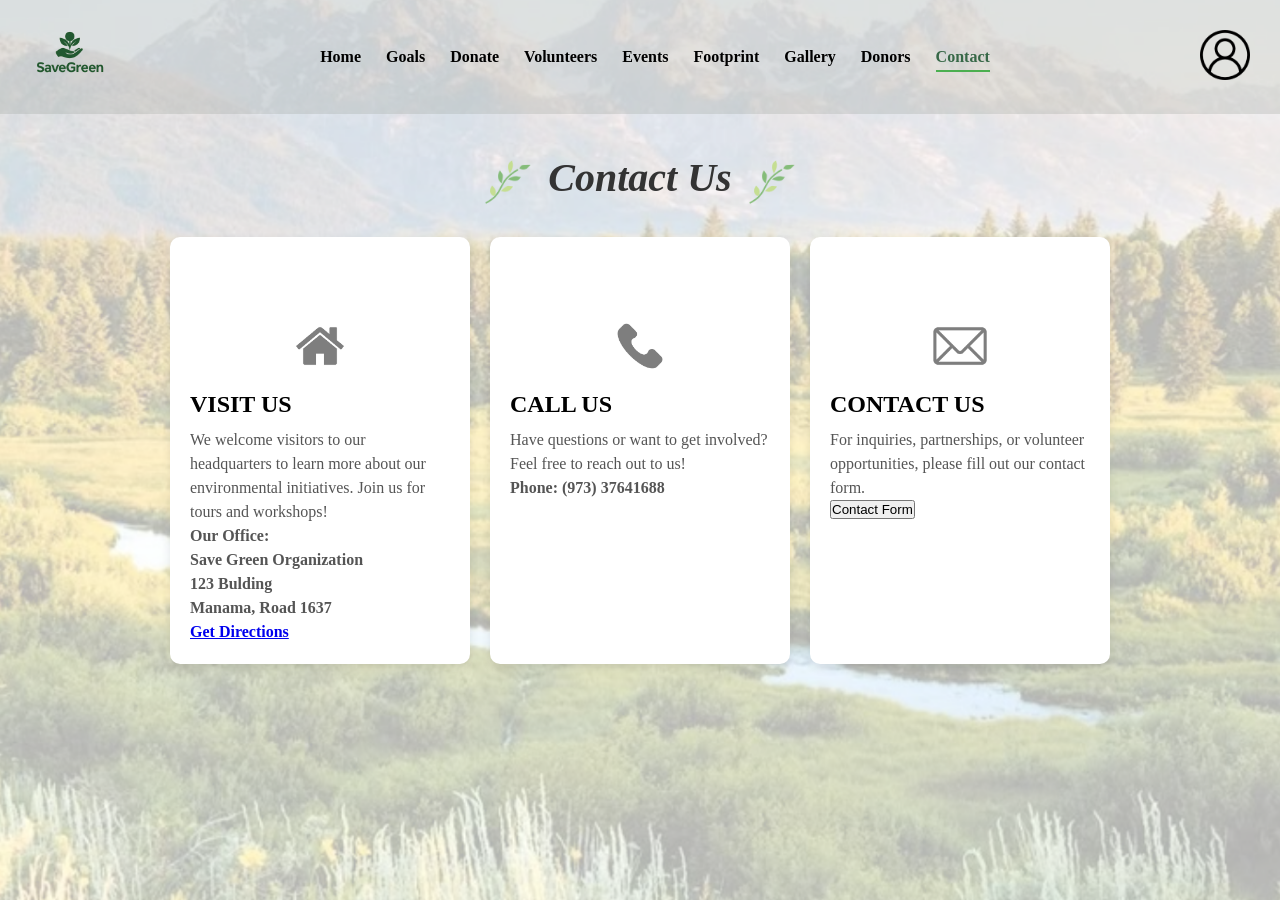
<file: Html/ContactPage.html>
<!DOCTYPE html>
<html lang="en">
<head>
  <meta charset="UTF-8" />
  <title>Contact</title>
  <!-- Link to your existing CSS file -->
  <link rel="stylesheet" href="../Css/ContactPage.css" />
</head>
<body>
  <header class="main-header">
    <div class="left-section">
      <img src="../Image/homepageimagee/logo.png" alt="SaveGreen Logo" class="logo" />
    </div>
    <nav class="center-section">
      <ul class="nav-links">
        <li><a href="index.html">Home</a></li>
        <li><a href="GoalsPage.html">Goals</a></li>
        <li><a href="DonatePage.html">Donate</a></li>
        <li><a href="VolunteersPage.html">Volunteers</a></li>
        <li><a href="EventsPage.html">Events</a></li>
        <li><a href="Footprint.html">Footprint</a></li>
        <li><a href="GalleryPage.html">Gallery</a></li>
        <li><a href="DonersPage.html">Donors</a></li>
        <li class="active"><a href="ContactPage.html">Contact</a></li>
      </ul>
    </nav>
    <div class="right-section">
      <img src="../Image/homepageimagee/usericon.png" alt="User Icon" class="user-icon" />
    </div>
  </header>

  <!-- Main content for the Contact Page -->
  <main class="contact-page">
    <!-- Page Title / Hero Section -->
    <section class="contact-hero">
      <h1>
        <i>
          <img src="../Image/GoalsPageimage/nature.png" class="goals-icon" alt="leaf" />
          Contact Us
          <img src="../Image/GoalsPageimage/nature.png" class="goals-icon" alt="leaf" />
        </i>
      </h1>
    </section>

    <!-- Contact Cards Section -->
    <section class="contact-cards">
      <!-- Card 1: Visit Us -->
      <div class="contact-card">
        <br><br><br>
        <img src="../Image/contactiamgepage/visit.png" alt="Visit Icon" class="contact-icon" />
        <h2 class="card-title">VISIT US</h2>
        <p>
          We welcome visitors to our headquarters to learn more about our environmental initiatives. 
          Join us for tours and workshops! <br/>
          <strong>Our Office:</strong><br />
          <strong>Save Green Organization</strong><br />
          <strong>123 Bulding</strong><br />
          <strong>Manama, Road 1637</strong><br />
          <a href="https://www.google.com/maps/place/Bahrain+Polytechnic/@26.1632084,50.543838,17z/data=!3m1!4b1!4m6!3m5!1s0x3e49ae678f42e441:0xa9456a2084cbbe49!8m2!3d26.1632084!4d50.543838!16s%2Fm%2F0b6j4yt?entry=ttu&g_ep=EgoyMDI1MDQwOS4wIKXMDSoASAFQAw%3D%3D"><strong>Get Directions</strong></a>
        </p>
      </div>

      <!-- Card 2: Have Questions? -->
      <div class="contact-card">
        <br><br><br>
        <img src="../Image/contactiamgepage/call.png" alt="Phone Icon" class="contact-icon" />
        <h2 class="card-title">CALL US</h2>
        <p>
          Have questions or want to get involved? Feel free to reach out to us!
          <br />
          <strong>Phone: (973) 37641688</strong>
        </p>
      </div>

      <!-- Card 3: Contact Us -->
      <div class="contact-card">
        <br><br><br>
        <img src="../Image/contactiamgepage/contact.png" alt="Mail Icon" class="contact-icon" />
        <h2 class="card-title">CONTACT US</h2>
        <p>
          For inquiries, partnerships, or volunteer opportunities, please fill out our contact form.
        </p>
        <button id="show-form-btn">Contact Form</button>
        
        <!-- CONTACT FORM CONTAINER -->
        <div id="contact-form" style="display: none; margin-top: 20px;">
          <h2>Contact Form</h2>
          <form id="form">
            <label for="name">Name:</label>
            <input type="text" id="name" name="name" required />

            <label for="email">Email:</label>
            <input type="email" id="email" name="email" required />

            <label for="message">Message:</label>
            <textarea id="message" name="message" rows="4" required></textarea>

            <button type="submit">Submit</button>
          </form>

          <div id="response-message" style="display: none;">
            ✅ Thank you for reaching out! We appreciate your message and will get back to you soon.
          </div>
        </div>
      </div>
    </section>
  </main>

  <script>
    // Function to handle form submission
    function handleSubmit(event) {
      event.preventDefault();

      // Optional: Validate input values
      const name = document.getElementById("name").value.trim();
      const email = document.getElementById("email").value.trim();
      const message = document.getElementById("message").value.trim();

      if (!name || !email || !message) {
        alert("Please fill in all fields.");
        return;
      }

      // Hide the form
      document.getElementById("form").style.display = "none";

      // Show the success message
      const response = document.getElementById("response-message");
      response.style.display = "block";
    }

    // Event listener to show the contact form when the button is clicked
    document.getElementById("show-form-btn").addEventListener("click", function() {
      document.getElementById("contact-form").style.display = "block";
    });

    // Event listener for form submission
    document.getElementById("form").addEventListener("submit", handleSubmit);
  </script>
</body>
</html>
</file>
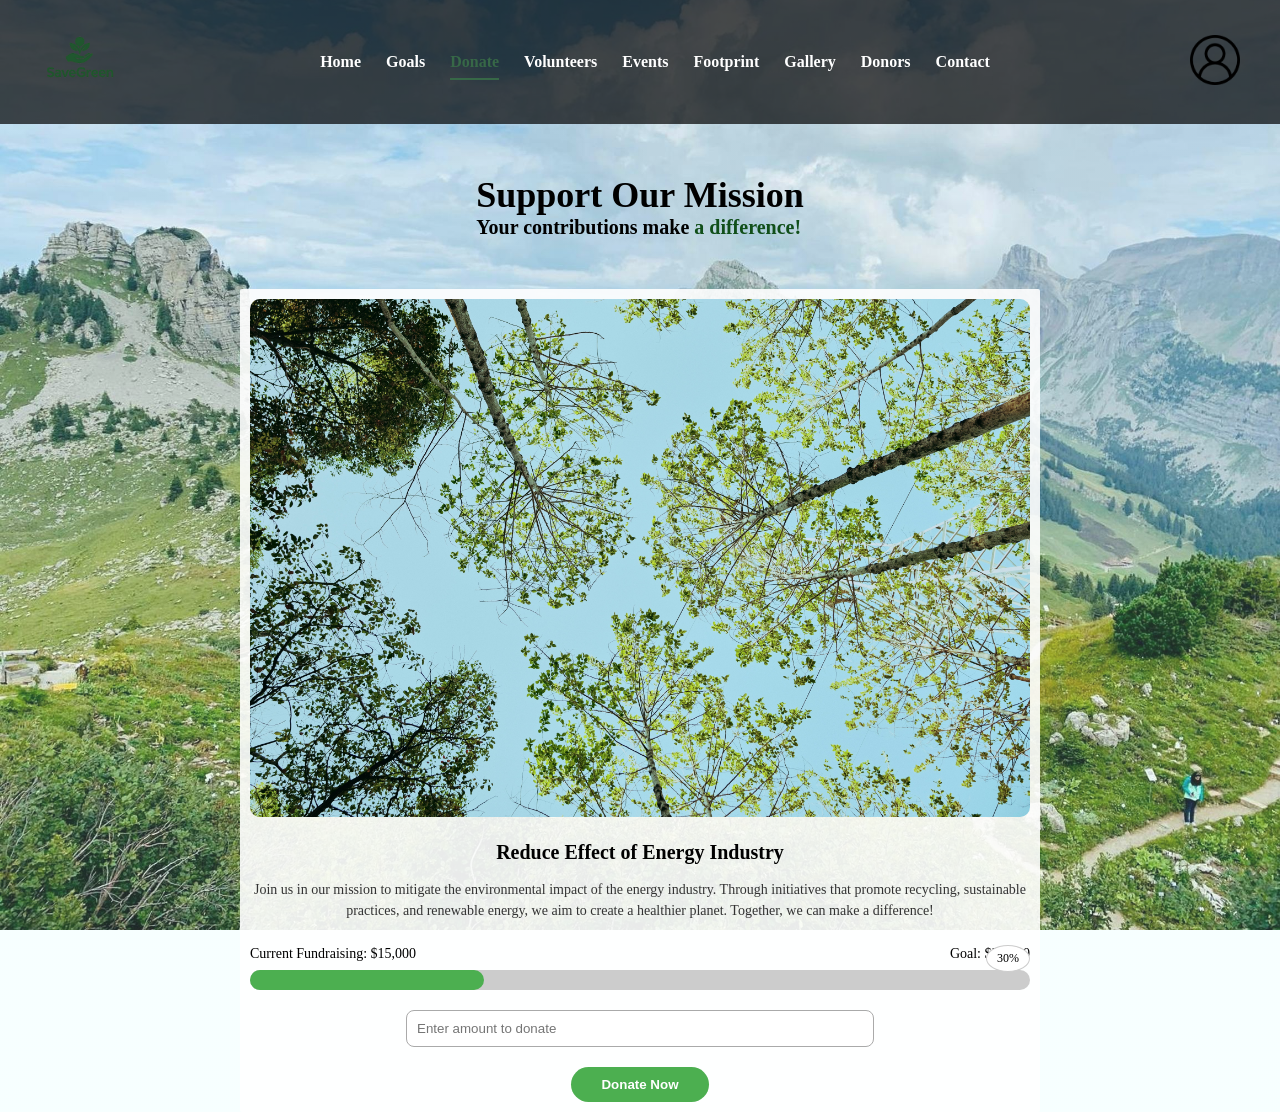
<file: Html/DonatePage.html>
<!DOCTYPE html>
<html lang="en">
<head>
  <meta charset="UTF-8" />
  <meta name="viewport" content="width=device-width, initial-scale=1.0"/>
  <title>Donate | Save Green</title>
  <link rel="stylesheet" href="../Css/DonatePage.css" />
  <script src="../JavaScript/DonatePage.js" defer></script>
</head>
<body>
  <!-- Header -->
  <header class="main-header">
    <div class="logo">
      <img src="../Image/homepageimagee/logo.png" alt="SaveGreen Logo" />
    </div>
    <nav>
      <ul class="nav-links">
        <li><a href="index.html">Home</a></li>
        <li><a href="GoalsPage.html">Goals</a></li>
        <li class="active"><a href="DonatePage.html">Donate</a></li>
        <li><a href="VolunteersPage.html">Volunteers</a></li>
        <li><a href="EventsPage.html">Events</a></li>
        <li><a href="Footprint.html">Footprint</a></li>
        <li><a href="GalleryPage.html">Gallery</a></li>
        <li><a href="DonersPage.html">Donors</a></li>
        <li><a href="ContactPage.html">Contact</a></li>
      </ul>
    </nav>
    <div class="register-icon">
      <img src="../Image/homepageimagee/usericon.png" alt="User Icon" />
    </div>
  </header>

  <!-- Hero Section -->
  <section class="hero-section">
    <div class="overlay">
      <h1>Support Our Mission</h1>
      <h2>Your contributions make <span>a difference!</span></h2>
    </div>
  </section>

  <!-- Donation Section -->
  <section class="donation-box">
    <img src="../Image/DonatePageimage/image2.jpg" alt="Donation Banner" class="donation-banner" />
    <div class="donation-text">
      <h3>Reduce Effect of Energy Industry</h3>
      <p>
        Join us in our mission to mitigate the environmental impact of the energy industry. Through initiatives that promote recycling, 
        sustainable practices, and renewable energy, we aim to create a healthier planet. Together, we can make a difference!
      </p>
      <div class="progress-info">
        <span>Current Fundraising: <span id="current-amount">$15,000</span></span>
        <span>Goal: $50,000</span>
      </div>
      <div class="progress-bar">
        <div class="progress" id="progress-bar" style="width: 30%;"></div>
        <div class="progress-circle" id="progress-circle">30%</div>
      </div>
      <input type="number" id="donationInput" placeholder="Enter amount to donate" />
      <button class="donate-btn" onclick="handleDonation()">Donate Now</button>
    </div>
  </section>

  <!-- Popup Message -->
  <div class="popup" id="thankYouPopup">
    <div class="popup-content">
      <p>🌱 Thank you for your contribution!<br>Your donation helps make the Earth greener. 💚</p>
      <button onclick="closePopup()">Close</button>
    </div>
  </div>
</body>
</html>
</file>
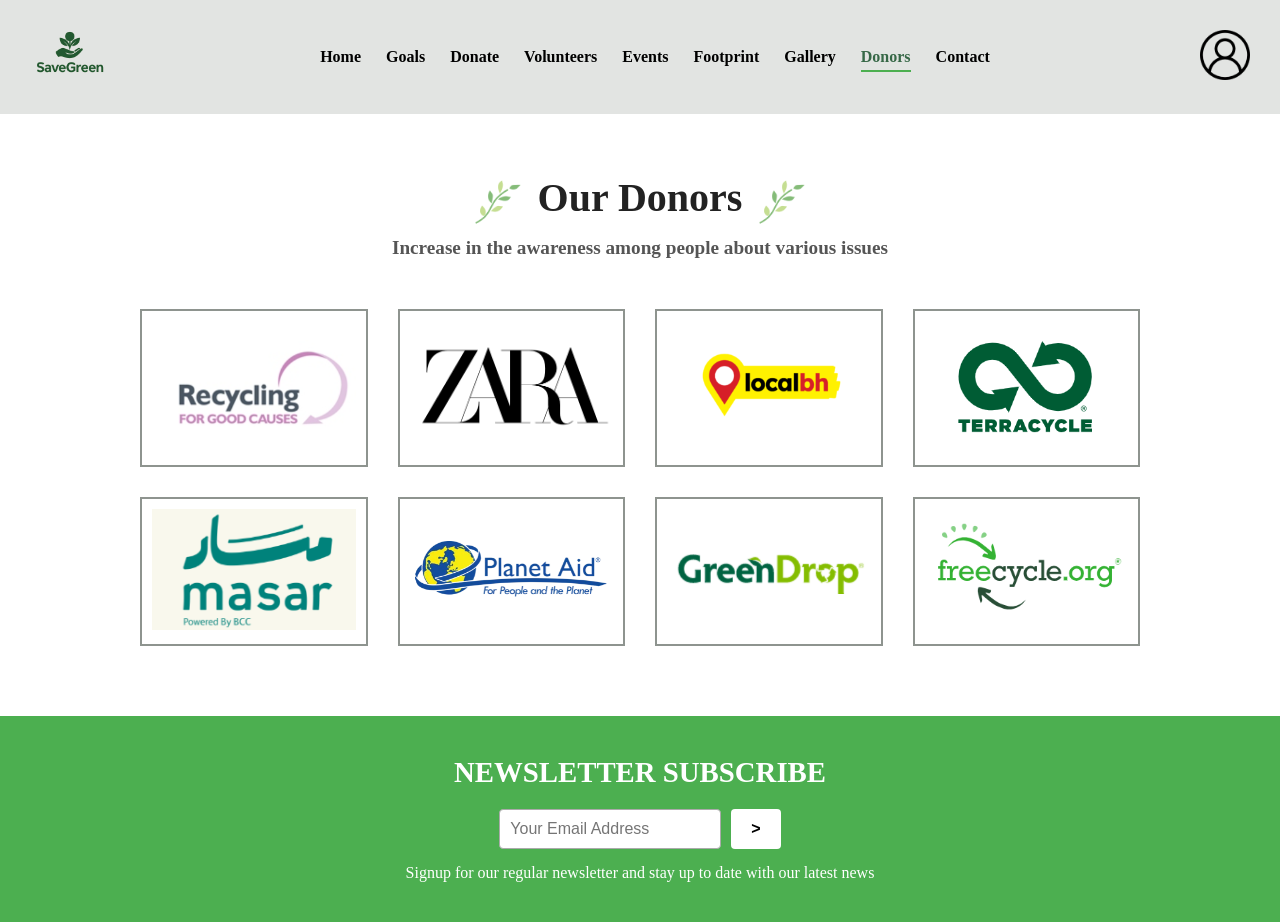
<file: Html/DonersPage.html>
<!DOCTYPE html>
<html lang="en">
<head>
  <meta charset="UTF-8" />
  <title>Donors</title>
  <!-- Link to your existing CSS file -->
  <link rel="stylesheet" href="../Css/DonersPage.css" />
  <header class="main-header">
    <div class="left-section">
      <img src="../Image/homepageimagee/logo.png" alt="SaveGreen Logo" class="logo" />
    </div>
    <nav class="center-section">
      <ul class="nav-links">
        <li><a href="index.html">Home</a></li>
        <li><a href="GoalsPage.html">Goals</a></li>
        <li><a href="DonatePage.html">Donate</a></li>
        <li><a href="VolunteersPage.html">Volunteers</a></li>
        <li><a href="EventsPage.html">Events</a></li>
        <li><a href="Footprint.html">Footprint</a></li>
        <li><a href="GalleryPage.html">Gallery</a></li>
        <li class="active"><a href="DonersPage.html">Donors</a></li>
        <li><a href="ContactPage.html">Contact</a></li>
      </ul>
    </nav>
    <div class="right-section">
      <img src="../Image/homepageimagee/usericon.png" alt="User Icon" class="user-icon" />
    </div>
  </header>
  <!-- =========================
       END OF HEADER
  ========================== -->

  <!-- Main content for Donors Page -->
  <main class="donors-page">
    <!-- Hero / Title Section -->
    <section class="donors-hero">
      <h1>
      <img src="../Image/GoalsPageimage/nature.png" class="goals-icon" alt="leaf" />
      Our Donors
      <img src="../Image/GoalsPageimage/nature.png" class="goals-icon" alt="leaf" />
      </h1>
      <p>Increase in the awareness among people about various issues</p>
    </section>

    <!-- Grid of Donor Logos -->
    <section class="donors-grid">

      <div class="donor-logo">
        <a href="https://www.recyclingforgoodcauses.org/?utm_source=chatgpt.com" target="_blank" rel="noopener noreferrer">
            <img src="../Image/Donerspageimage/1.png" alt="Donor 1" />
          </a>
      </div>

      <div class="donor-logo">
        <a href="https://www.zara.com/bh/en/help-center/ClothesCollectionProgram" target="_blank" rel="noopener noreferrer">
        <img src="../Image/Donerspageimage/2.png "alt=Donor 2" />
        </a>
      </div>
      <div class="donor-logo">
        <a href="https://localbh.com/lifestyle/recycling-in-bahrain/" target="_blank" rel="noopener noreferrer">
        <img src="../Image/Donerspageimage/3.png" alt="Donor 3" />
        </a>
      </div>
      <div class="donor-logo">
        <a href="https://www.terracycle.com/en-US/brigades?utm_source=chatgpt.com" target="_blank" rel="noopener noreferrer">
        <img src="../Image/Donerspageimage/4.png" alt="Donor 4" />
        </a>
      </div>
      <div class="donor-logo">
        <a href="https://www.masar.bh/" target="_blank" rel="noopener noreferrer">
        <img src="../Image/Donerspageimage/5.png "alt="Donor 5" />
        </a>
    </div>
      <div class="donor-logo">
        <a href="https://www.planetaid.org/" target="_blank" rel="noopener noreferrer">
        <img src="../Image/Donerspageimage/6.png" alt="Donor 6" />
        </a>
      </div>
      <div class="donor-logo">
        <a href="https://gogreendrop.com/" target="_blank" rel="noopener noreferrer">
        <img src="../Image/Donerspageimage/7.png" alt="Donor 7" >
        </a>
      </div>
      <div class="donor-logo">
        <a href="https://www.freecycle.org/" target="_blank" rel="noopener noreferrer">
        <img src="../Image/Donerspageimage/8.png" alt="Donor 8" />
        </a>
      </div>
    </section>
  </main>

  <!-- Newsletter Subscribe Section -->
  <footer class="newsletter-subscribe">
    <h2>NEWSLETTER SUBSCRIBE</h2>
    <div class="subscribe-form">
      <input type="email" placeholder="Your Email Address" />
      <button> > </button>
    </div>
    <p>Signup for our regular newsletter and stay up to date with our latest news</p>
  </footer>
  <script>
    document.addEventListener('DOMContentLoaded', function() {
      const subscribeButton = document.querySelector('.subscribe-form button');
      
      subscribeButton.addEventListener('click', function(event) {
        event.preventDefault();
        const emailInput = document.querySelector('.subscribe-form input[type="email"]');
        const emailValue = emailInput.value.trim();
        const emailRegex = /^[^\s@]+@[^\s@]+\.[^\s@]+$/;
        
        if (emailValue === '') {
          alert('Please enter your email address.');
          return;
        }
        
        if (!emailRegex.test(emailValue)) {
          alert('Please enter a valid email address.');
          return;
        }
        
        alert('Thank you for subscribing!');
        emailInput.value = '';
      });
    });
  </script>
</body>
</html>
</file>
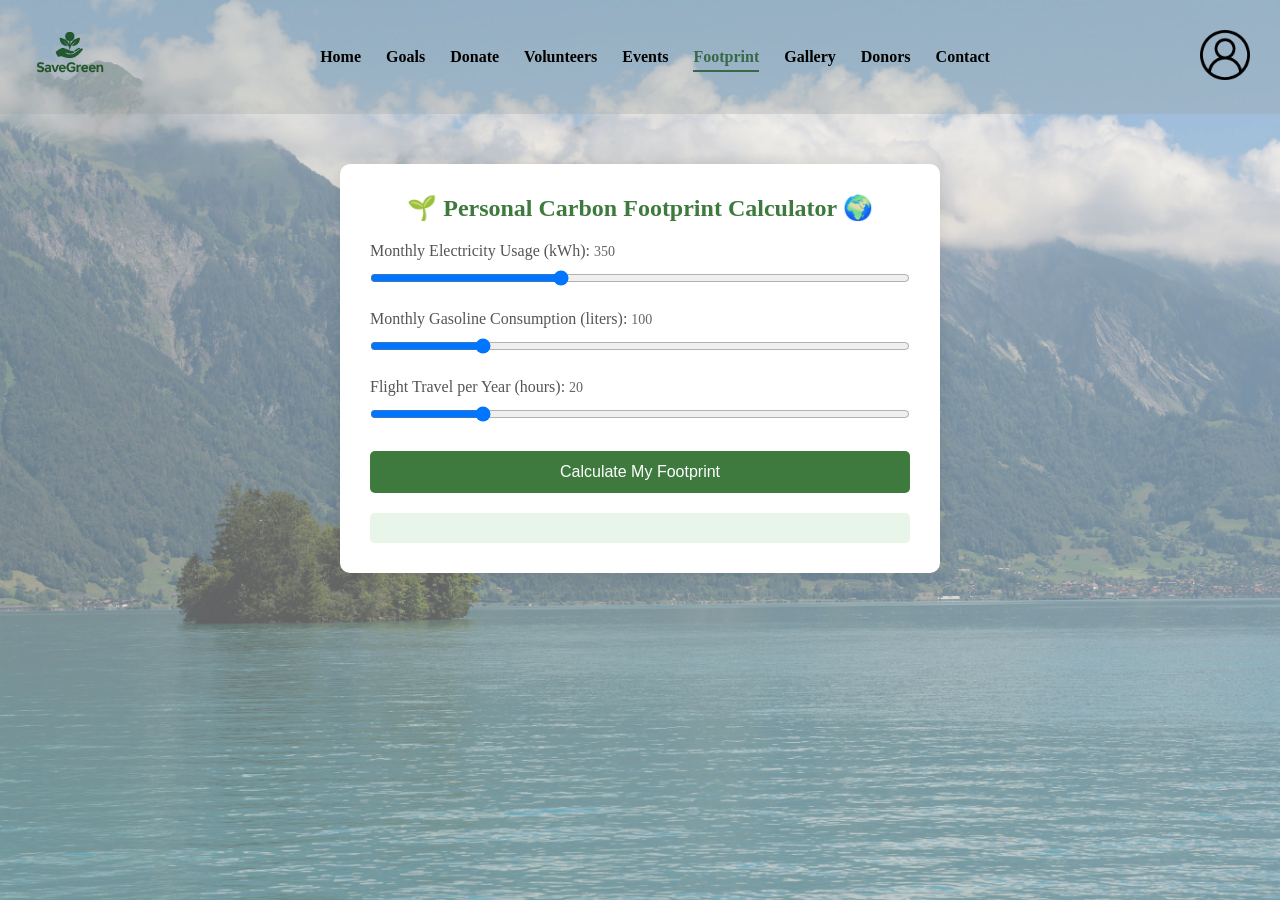
<file: Html/Footprint.html>
<!DOCTYPE html>
<html lang="en">
<head>
  <meta charset="UTF-8" />
  <meta name="viewport" content="width=device-width, initial-scale=1.0" />
  <title>GreenWave - Volunteers</title>
  <link rel="stylesheet" href="../Css/Footprint.css" />
</head>
<body>
  <header class="main-header">
    <div class="left-section">
      <img src="../Image/homepageimagee/logo.png" alt="SaveGreen Logo" class="logo" />
    </div>
    <nav class="center-section">
      <ul class="nav-links">
        <li><a href="index.html">Home</a></li>
        <li><a href="GoalsPage.html">Goals</a></li>
        <li><a href="DonatePage.html">Donate</a></li>
        <li><a href="VolunteersPage.html">Volunteers</a></li>
        <li><a href="EventsPage.html">Events</a></li>
        <li class="active"><a href="Footprint.html">Footprint</a></li>
        <li><a href="GalleryPage.html">Gallery</a></li>
        <li><a href="DonersPage.html">Donors</a></li>
        <li><a href="ContactPage.html">Contact</a></li>
        
      </ul>
    </nav>
    <div class="right-section">
      <img src="../Image/homepageimagee/usericon.png" alt="User Icon" class="user-icon" />
    </div>
  </header>
  <title>Personal Carbon Footprint Calculator</title>
    <style>
        
    </style>
</head>
<body>

<div class="container">
    <h2>🌱 Personal Carbon Footprint Calculator 🌍</h2>

    <label for="electricity">Monthly Electricity Usage (kWh): <span class="value-label" id="electricityValue">350</span></label>
    <input type="range" id="electricity" min="0" max="1000" value="350" oninput="updateLabel('electricity')">

    <label for="gasoline">Monthly Gasoline Consumption (liters): <span class="value-label" id="gasolineValue">100</span></label>
    <input type="range" id="gasoline" min="0" max="500" value="100" oninput="updateLabel('gasoline')">

    <label for="flights">Flight Travel per Year (hours): <span class="value-label" id="flightsValue">20</span></label>
    <input type="range" id="flights" min="0" max="100" value="20" oninput="updateLabel('flights')">

    <button onclick="calculateFootprint()">Calculate My Footprint</button>

    <div class="result" id="result"></div>
</div>

<script>
function updateLabel(id) {
    const value = document.getElementById(id).value;
    document.getElementById(id + 'Value').innerText = value;
}

function calculateFootprint() {
    const electricity = parseFloat(document.getElementById('electricity').value);
    const gasoline = parseFloat(document.getElementById('gasoline').value);
    const flights = parseFloat(document.getElementById('flights').value);

    const electricityEmission = electricity * 0.475;
    const gasolineEmission = gasoline * 2.31;
    const flightEmission = flights * 90;

    const totalEmission = electricityEmission + gasolineEmission + (flightEmission / 12);

    document.getElementById('result').innerText = `Your monthly carbon footprint is approximately ${totalEmission.toFixed(2)} kg of CO₂.`;
}
</script>

</body>
</html>
</file>
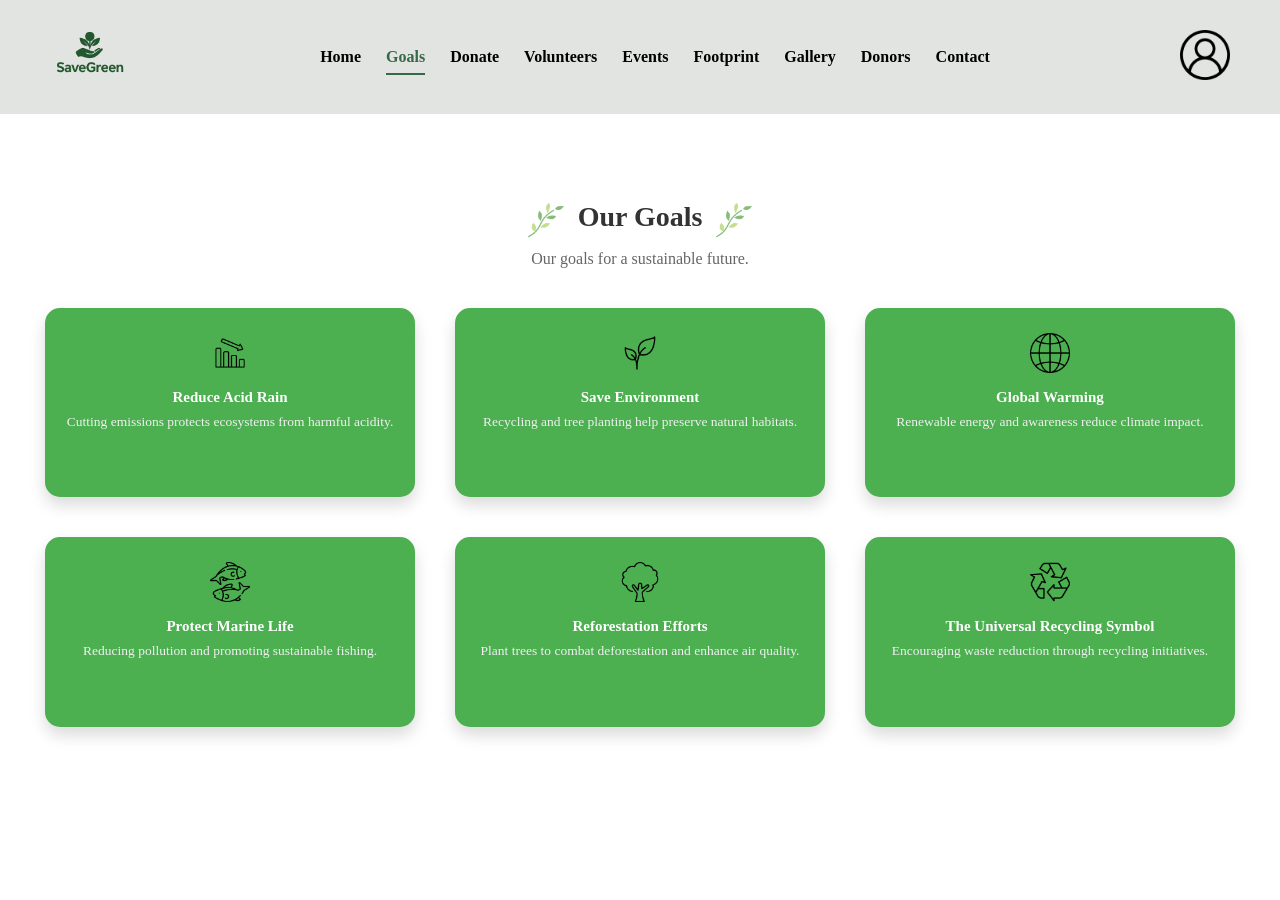
<file: Html/GoalsPage.html>
<!DOCTYPE html>
<html lang="en">
<head>
  <meta charset="UTF-8" />
  <meta name="viewport" content="width=device-width, initial-scale=1.0" />
  <title>Save Green | Our Goals</title>
  <link rel="stylesheet" href="../Css/GoalsPage.css" />
</head>
<body>

  <!-- Header -->
  <header class="main-header">
    <div class="left-section">
      <img src="../Image/homepageimagee/logo.png" alt="SaveGreen Logo" class="logo" />
    </div>
    <nav class="center-section">
      <ul class="nav-links">
        <li><a href="index.html">Home</a></li>
        <li class="active"><a href="GoalsPage.html">Goals</a></li>
        <li><a href="DonatePage.html">Donate</a></li>
        <li><a href="VolunteersPage.html">Volunteers</a></li>
        <li><a href="EventsPage.html">Events</a></li>
        <li><a href="Footprint.html">Footprint</a></li>
        <li><a href="GalleryPage.html">Gallery</a></li>
        <li><a href="DonersPage.html">Donors</a></li>
        <li><a href="ContactPage.html">Contact</a></li>
      </ul>
    </nav>
    <div class="right-section">
      <img src="../Image/homepageimagee/usericon.png" alt="User Icon" class="user-icon" />
    </div>
  </header>

  <!-- Goals Section -->

  <br><br>
  <section class="goals-section">
    <h2 class="title">
      <img src="../Image/GoalsPageimage/nature.png" class="goals-icon" alt="leaf" />
      Our Goals
      <img src="../Image/GoalsPageimage/nature.png" class="goals-icon" alt="leaf" />
    </h2>
    <p class="subtitle">Our goals for a sustainable future.</p>
    

    <div class="goals-container">
      <div class="goal-box">
        <img src="../Image/GoalsPageimage/reduce.png" alt="Reduce Acid Rain" />
        <h3>Reduce Acid Rain</h3>
        <p>Cutting emissions protects ecosystems from harmful acidity.</p>
      </div>
      <div class="goal-box">
        <img src="../Image/GoalsPageimage/plant.png" alt="Save Environment" />
        <h3>Save Environment</h3>
        <p>Recycling and tree planting help preserve natural habitats.</p>
      </div>
      <div class="goal-box">
        <img src="../Image/GoalsPageimage/internet.png" alt="Global Warming" />
        <h3>Global Warming</h3>
        <p>Renewable energy and awareness reduce climate impact.</p>
      </div>
      <div class="goal-box">
        <img src="../Image/GoalsPageimage/fish.png" alt="Protect Marine Life" />
        <h3>Protect Marine Life</h3>
        <p>Reducing pollution and promoting sustainable fishing.</p>
      </div>
      <div class="goal-box">
        <img src="../Image/GoalsPageimage/tree.png" alt="Reforestation Efforts" />
        <h3>Reforestation Efforts</h3>
        <p>Plant trees to combat deforestation and enhance air quality.</p>
      </div>
      <div class="goal-box">
        <img src="../Image/GoalsPageimage/recycle-sign.png" alt="Recycling" />
        <h3>The Universal Recycling Symbol</h3>
        <p>Encouraging waste reduction through recycling initiatives.</p>
      </div>
    </div>
    
  </section>

</body>
</html>
</file>
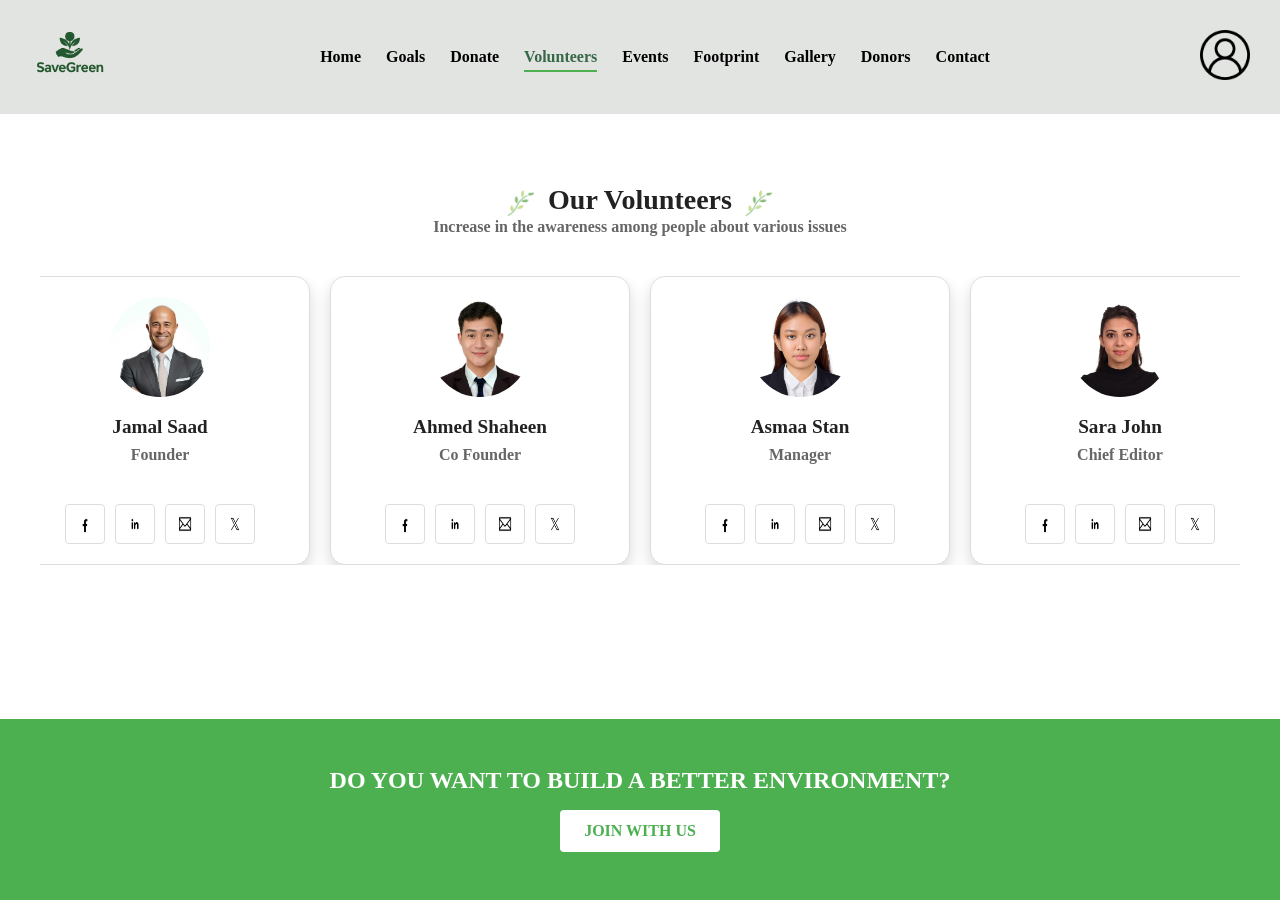
<file: Html/VolunteersPage.html>
<!DOCTYPE html>
<html lang="en">
<head>
  <meta charset="UTF-8" />
  <meta name="viewport" content="width=device-width, initial-scale=1.0" />
  <title>GreenWave – Volunteers</title>
  <link rel="stylesheet" href="../Css/VolunteersPage.css" />
</head>
<body>
  <header class="main-header">
    <div class="left-section">
      <img src="../Image/homepageimagee/logo.png" alt="SaveGreen Logo" class="logo" />
    </div>

    <!-- HOME now targets index.html -->
    <nav class="center-section">
      <ul class="nav-links">
        <li><a href="index.html">Home</a></li>
        <li><a href="GoalsPage.html">Goals</a></li>
        <li><a href="DonatePage.html">Donate</a></li>
        <li class="active"><a href="VolunteersPage.html">Volunteers</a></li>
        <li><a href="EventsPage.html">Events</a></li>
        <li><a href="Footprint.html">Footprint</a></li>
        <li><a href="GalleryPage.html">Gallery</a></li>
        <li><a href="DonersPage.html">Donors</a></li>
        <li><a href="ContactPage.html">Contact</a></li>
      </ul>
    </nav>

    <div class="right-section">
      <img src="../Image/homepageimagee/usericon.png" alt="User Icon" class="user-icon" />
    </div>
  </header>

  <!-- Main Content -->
  <main class="main-content">
    <!-- VOLUNTEERS SECTION -->
    <section class="volunteers-section">
      <img src="../Image/GoalsPageimage/nature.png" class="goals-icon" alt="leaf" />
      Our Volunteers
      <img src="../Image/GoalsPageimage/nature.png" class="goals-icon" alt="leaf" />
      <p>Increase in the awareness among people about various issues</p>
      
      <!-- Container for volunteer cards -->
      <div class="volunteers-container">
        <!-- VOLUNTEER CARD 1 -->
        <div class="volunteer-card">
          <img src="../Image/VolunteersPageimge/1.png" alt="Volunteer Photo 1" class="volunteer-image" />
          <h3 class="volunteer-name">Jamal Saad</h3>
          <p class="volunteer-role">Founder</p>
          <div class="social-icons">
            <a href="https://www.facebook.com/"><img src="../Image/VolunteersPageimge/f.png" alt="Facebook Icon" /></a>
            <a href="https://www.linkedin.com/help/linkedin/answer/a1335211"><img src="../Image/VolunteersPageimge/in.png" alt="LinkedIn Icon" /></a>
            <a href="https://www.messenger.com/"><img src="../Image/VolunteersPageimge/message.png" alt="Message Icon" /></a>
            <a href="https://x.com/?lang=en"><img src="../Image/VolunteersPageimge/x.png" alt="X Icon" /></a>
          </div>
        </div>
        
        <!-- VOLUNTEER CARD 2 -->
        <div class="volunteer-card">
          <img src="../Image/VolunteersPageimge/2.png" alt="Volunteer Photo 2" class="volunteer-image" />
          <h3 class="volunteer-name">Ahmed Shaheen</h3>
          <p class="volunteer-role">Co Founder</p>
          <div class="social-icons">
            <a href="https://www.facebook.com/"><img src="../Image/VolunteersPageimge/f.png" alt="Facebook Icon" /></a>
            <a href="https://www.linkedin.com/help/linkedin/answer/a1335211"><img src="../Image/VolunteersPageimge/in.png" alt="LinkedIn Icon" /></a>
            <a href="https://www.messenger.com/"><img src="../Image/VolunteersPageimge/message.png" alt="Message Icon" /></a>
            <a href="https://x.com/?lang=en"><img src="../Image/VolunteersPageimge/x.png" alt="X Icon" /></a>
          </div>
        </div>
        
        <!-- VOLUNTEER CARD 3 -->
        <div class="volunteer-card">
          <img src="../Image/VolunteersPageimge/3.png" alt="Volunteer Photo 3" class="volunteer-image" />
          <h3 class="volunteer-name">Asmaa Stan</h3>
          <p class="volunteer-role">Manager</p>
          <div class="social-icons">
            <a href="https://www.facebook.com/"><img src="../Image/VolunteersPageimge/f.png" alt="Facebook Icon" /></a>
            <a href="https://www.linkedin.com/help/linkedin/answer/a1335211"><img src="../Image/VolunteersPageimge/in.png" alt="LinkedIn Icon" /></a>
            <a href="https://www.messenger.com/"><img src="../Image/VolunteersPageimge/message.png" alt="Message Icon" /></a>
            <a href="https://x.com/?lang=en"><img src="../Image/VolunteersPageimge/x.png" alt="X Icon" /></a>
          </div>
        </div>
        
        <!-- VOLUNTEER CARD 4 -->
        <div class="volunteer-card">
          <img src="../Image/VolunteersPageimge/4.png" alt="Volunteer Photo 4" class="volunteer-image" />
          <h3 class="volunteer-name">Sara John</h3>
          <p class="volunteer-role">Chief Editor</p>
          <div class="social-icons">
            <a href="https://www.facebook.com/"><img src="../Image/VolunteersPageimge/f.png" alt="Facebook Icon" /></a>
            <a href="https://www.linkedin.com/help/linkedin/answer/a1335211"><img src="../Image/VolunteersPageimge/in.png" alt="LinkedIn Icon" /></a>
            <a href="https://www.messenger.com/"><img src="../Image/VolunteersPageimge/message.png" alt="Message Icon" /></a>
            <a href="https://x.com/?lang=en"><img src="../Image/VolunteersPageimge/x.png" alt="X Icon" /></a>
          </div>
        </div>
      </div>
    </section>
  </main>
  
  <!-- CALL TO ACTION (CTA) SECTION -->
  <section class="cta-section">
    <div class="cta-content">
      <h2>DO YOU WANT TO BUILD A BETTER ENVIRONMENT?</h2>
      <button class="cta-button" onclick="openModal()">JOIN WITH US</button>
    </div>
  </section>
  
  <!-- Modal for Joining -->
  <div id="joinModal" class="modal">
    <div class="modal-content">
      <span class="close" onclick="closeModal()">&times;</span>
      <h2>Join Us</h2>
      <form id="joinForm">
        <div>
          <label for="userName">Name:</label>
          <input type="text" id="userName" name="userName" required />
        </div>
        <div>
          <label for="userEmail">Email:</label>
          <input type="email" id="userEmail" name="userEmail" required />
        </div>
        <div>
          <label for="userMessage">Message:</label>
          <textarea id="userMessage" name="userMessage" rows="4" required></textarea>
        </div>
        <button type="submit">Submit</button>
      </form>
    </div>
  </div>
  
  <script>
    // Open modal
    function openModal() {
      document.getElementById('joinModal').style.display = 'block';
    }
    // Close modal
    function closeModal() {
      document.getElementById('joinModal').style.display = 'none';
    }

    // Handle form submission
    document.getElementById('joinForm').addEventListener('submit', function (e) {
      e.preventDefault();
      const name = document.getElementById('userName').value;
      alert(`Thank you, ${name}! We have received your message.`);
      this.reset();
      closeModal();
    });

    // Close if user clicks outside modal
    window.onclick = function (e) {
      const modal = document.getElementById('joinModal');
      if (e.target === modal) closeModal();
    };
  </script>
</body>
</html>
</file>
<file: Css/ContactPage.css>
/* General Reset */
* {
  margin: 0;
  padding: 0;
  box-sizing: border-box;
}

body, html {
  font-family:Georgia, 'Times New Roman', Times, serif;
  height: 100%;
}
body{
  /* Full-page background */
  background: url("../Image/contactiamgepage/background.png") center / cover
              no-repeat fixed;   /* shorthand for the 3 lines below           */
  /* background-position: center;
     background-size: cover;
     background-repeat: no-repeat; */
}

/* Header */
.main-header {
  display: flex;
  align-items: center;
  justify-content: space-between;
  padding: 15px 30px;
  background: rgba(0, 0, 0, 0.6);
  color: white;
  width: 100%;
  z-index: 10;
  background-color: #9ba09b49;
}

.logo {
  height: 80px;
}

.nav-links {
  list-style: none;
  display: flex;
  gap: 25px;
}

.nav-links li a {
  text-decoration: none;
  color: rgb(0, 0, 0);
  font-weight: bold;
  padding-bottom: 5px;
  transition: 0.3s ease;
  
}

.nav-links li a:hover,
.nav-links li.active a {
  color: #376847;
  border-bottom: 2px solid #4CAF50;
}

.user-icon {
  height: 50px;
  cursor: pointer;
}

/* Main content for the Contact Page */
.contact-page {
  padding: 20px;
  text-align: center;
}

/* Hero Section */
.contact-hero {
  margin-bottom: 30px;
  text-align: center;
  font-size: 28px;
  font-weight: bold;
  color: #222;
  margin-top: 20px;
  font-family: 'Georgia', serif;
}

.contact-hero h1 {
  font-size: 2.5rem;
  color: #333;
}

/* Contact Cards Section */
.contact-cards {
  display: flex;
  flex-wrap: wrap; /* Allow cards to wrap on smaller screens */
  justify-content: center; /* Center the cards */
  gap: 20px; /* Space between cards */
  max-width: 1200px; /* Limit max width */
  margin: 0 auto; /* Center the card section */
}

/* Individual Contact Card */
.contact-card {
  background: #fff;
  border-radius: 10px;
  box-shadow: 0 4px 10px rgba(0, 0, 0, 0.1);
  padding: 20px;
  text-align: left;
  width: 300px; /* Fixed width */
}

.contact-card img {
  display: block;
  width: 100px; /* Set icon size */
  height: auto; /* Maintain aspect ratio */
  margin-bottom: 10px; /* Space between icon and text */
  margin: 0 auto 10px auto; /* Top: 0, auto left/right, bottom: 10px */
}


.contact-card h2 {
  font-size: 1.5rem;
  margin-bottom: 10px;
}

.contact-card p {
  font-size: 1rem;
  color: #555;
  line-height: 1.5; /* Improve readability */
}

/* Responsive Design */
@media (max-width: 768px) {
  .contact-cards {
      flex-direction: column; /* Stack cards vertically on small screens */
      align-items: center; /* Center cards */
  }

  .contact-card {
      width: 90%; /* Full width on small screens */
  }
 


/* General Form Styles */
#contact-form {
  background: rgba(255, 255, 255, 0.95);
  padding: 25px;
  border-radius: 12px;
  box-shadow: 0 4px 12px rgba(0, 0, 0, 0.1);
  max-width: 500px;
  margin: 0 auto;
}

/* Labels */
label {
  font-weight: bold;
  display: block;
  margin: 15px 0 5px;
  color: #333;
}

/* Input and Textarea */
input[type="text"],
input[type="email"],
textarea {
  width: 100%;
  padding: 14px;
  font-size: 1rem;
  border-radius: 6px;
  border: 1px solid #ccc;
  background-color: #fff;
  color: #333;
  margin-bottom: 10px;
}

/* Button */
button {
  width: 100%;
  padding: 14px;
  font-size: 1rem;
  color: white;
  background-color: #4CAF50;
  border: none;
  border-radius: 6px;
  cursor: pointer;
  transition: background-color 0.3s ease;
}

button:hover {
  background-color: #45a049;
}

/* Response Message */
#response-message {
  margin-top: 20px;
  font-size: 1rem;
  color: green;
  text-align: center;
}
}
.goals-icon {
  width: 50px;
  height: 50px;
  vertical-align: middle;
  margin: 0 5px;
}

/* Contact Form Styles */
#contact-form {
  font-family: Georgia, 'Times New Roman', Times, serif;
  color: black;
  max-width: 500px;
  margin: 0 auto;  /* centers the form */
  padding: 20px;
  border: 1px solid #ccc;
  background-color: #f9f9f9;
}

#contact-form h2 {
  text-align: center;
  margin-bottom: 20px;
}

#contact-form form {
  display: flex;
  flex-direction: column;
}

#contact-form label {
  margin-top: 10px;
  font-weight: bold;
}

#contact-form input,
#contact-form textarea {
  padding: 8px;
  margin-top: 5px;
  border: 1px solid #ccc;
  font-family: Georgia, 'Times New Roman', Times, serif;
  color: black;
  background-color: #fff;
  border-radius: 4px;
}

#contact-form button[type="submit"] {
  margin-top: 15px;
  padding: 10px;
  background-color: #4CAF50;
  border: none;
  color: white;
  cursor: pointer;
  border-radius: 4px;
  font-size: 16px;
}

#contact-form button[type="submit"]:hover {
  background-color: #45a049;
}

#contact-form #response-message {
  margin-top: 15px;
  text-align: center;
  font-weight: bold;
}
</file>
<file: Css/DonatePage.css>
* {
  margin: 0;
  padding: 0;
  box-sizing: border-box;
}

/* Full-page background with a subtle cyan overlay */
html,
body {
  /* 1. Remove the browser’s default gap */
  margin: 0;

  /* 2. Let the page flex with any screen size */
  height: 100%;

  /* 3. Typography (unchanged) */
  font-family: Georgia, "Times New Roman", Times, serif;

  /* 4. Two-layer background:
        • bottom layer  – your photo
        • top layer     – translucent colour wash             */
  background:
    /* overlay colour (15 % opacity) */
    linear-gradient(rgba(200, 255, 255, 0.15),
                    rgba(200, 255, 255, 0.15)),
    /* image layer */
    url("../Image/DonatePageimage/image1.jpg") center / cover no-repeat fixed;
}


/* Header */
.main-header {
  background-color: rgba(0, 0, 0, 0.7);
  padding: 20px 40px;
  color: white;
  display: flex;
  justify-content: space-between;
  align-items: center;
}

.logo img {
  height: 80px;
}

.nav-links {
  list-style: none;
  display: flex;
  gap: 25px;
}

.nav-links li a {
  text-decoration: none;
  color: #ffffff;
  font-weight: bold;
  padding-bottom: 5px;
  position: relative;
}

.nav-links li a:hover,
.nav-links li.active a {
  color: #376847;
}

.nav-links li a:hover::after,
.nav-links li.active a::after {
  content: '';
  position: absolute;
  width: 100%;
  height: 2px;
  background: #376847;
  bottom: -5px;
  left: 0;
}

.register-icon img {
  height:50px;
}

/* Hero Section */
.hero-section {

  margin-top: 50px;
  margin-bottom: 50px;
  position: relative;
  display: flex;
  justify-content: center;
  align-items: center;
}



.hero-section h1 {
  font-size: 36px;
  font-family: Georgia, serif;
}

.hero-section h2 {
  font-size: 20px;
  font-family: Georgia, serif;
}

.hero-section h2 span {
  color: #114f1a;
}

/* Donation Box */
.donation-box {
  max-width: 800px;
  margin: 10px auto;
  background: rgba(255, 255, 255, 0.9);
  padding: 10px;
  border-radius: 2px;
  text-align: center;
}

.donation-banner {
  width: 100%;
  border-radius: 10px;
  margin-bottom: 20px;
}

.donation-text h3 {
  font-size: 20px;
  font-family: Georgia, serif;
  margin-bottom: 15px;
}

.donation-text p {
  font-size: 14px;
  color: #333;
  margin-bottom: 25px;
  line-height: 1.5;
}

.progress-info {
  display: flex;
  justify-content: space-between;
  margin-bottom: 8px;
  font-size: 14px;
}

.progress-bar {
  background: #ccc;
  height: 20px;
  border-radius: 15px;
  position: relative;
}

.progress {
  background: #4CAF50;
  height: 100%;
  border-radius: 15px;
  transition: width 0.4s ease-in-out;
}

.progress-circle {
  position: absolute;
  top: -25px;
  right: 0;
  background: white;
  padding: 5px 10px;
  border-radius: 50%;
  font-size: 12px;
  border: 1px solid #ccc;
}

/* Donation Input */
#donationInput {
  width: 60%;
  padding: 10px;
  margin: 20px auto;
  display: block;
  border: 1px solid #aaa;
  border-radius: 8px;
}

/* Button */
.donate-btn {
  background: #4CAF50;
  color: white;
  padding: 10px 30px;
  border: none;
  border-radius: 25px;
  font-weight: bold;
  cursor: pointer;
}

/* Popup */
.popup {
  position: fixed;
  top: 0;
  left: 0;
  height: 100%;
  width: 100%;
  background: rgba(0, 0, 0, 0.6);
  display: none;
  justify-content: center;
  align-items: center;
}

.popup-content {
  background: white;
  padding: 25px;
  text-align: center;
  border-radius: 10px;
  width: 300px;
}

.popup-content button {
  background: #4CAF50;
  color: white;
  border: none;
  padding: 8px 16px;
  border-radius: 10px;
  margin-top: 10px;
}
</file>
<file: Css/DonersPage.css>
/* General Reset */
* {
  margin: 0;
  padding: 0;
  box-sizing: border-box;
}

body, html {
  font-family:Georgia, 'Times New Roman', Times, serif;
  height: 100%;
}

/* Header */
.main-header {
  display: flex;
  align-items: center;
  justify-content: space-between;
  padding: 15px 30px;
  background: rgba(0, 0, 0, 0.6);
  color: white;
  width: 100%;
  z-index: 10;
  background-color: #9ba09b49;
}

.logo {
  height: 80px;
}

.nav-links {
  list-style: none;
  display: flex;
  gap: 25px;
}

.nav-links li a {
  text-decoration: none;
  color: rgb(0, 0, 0);
  font-weight: bold;
  padding-bottom: 5px;
  transition: 0.3s ease;
}

.nav-links li a:hover,
.nav-links li.active a {
  color: #376847;
  border-bottom: 2px solid #4CAF50;
}

.user-icon {
  height: 50px;
  cursor: pointer;
}

  
  /* Ensure page content sits below the absolutely-positioned header */
  .donors-page {
    margin-top: 20px; /* Adjust if header height changes */
    padding: 20px;
  }
  .donors-hero{
    text-align: center;
  font-size: 28px;
  font-weight: bold;
  color: #222;
  margin-top: 20px;
  font-family: 'Georgia', serif;
  }
  
  /* Hero Section Styling */
  .donors-hero {
    text-align: center;
    margin-bottom: 50px;
   
  }
  .donors-hero h1 {
    font-size: 2.5rem;
    margin-bottom: 10px;
  }
  .donors-hero p {
    font-size: 1.2rem;
    color: #555;
  }

    /* Donors Grid */
  .donors-grid {
    display: grid;
    grid-template-columns: repeat(4, 1fr); /* 4 logos per row */
    gap: 30px;
    max-width: 1000px;
    margin: 0 auto;
  }

  .donor-logo {
    display: flex;
    align-items: center;
    justify-content: center;
    padding: 10px;
    border: 2px solid #8e948f; 
  }
  .donor-logo img {
    max-width: 100%;
    height: auto;
    object-fit: contain;
  }
  
  /* Newsletter Section */
  .newsletter-subscribe {
    text-align: center;
    background-color: #4CAF50;
    padding: 40px 20px;
    margin-top: 50px;
  }
  .newsletter-subscribe h2 {
    font-size: 1.8rem;
    margin-bottom: 20px;
    color: #ffffff;
  }
  .subscribe-form {
    display: inline-flex;
    gap: 10px;
    margin-bottom: 15px;
  }
  .subscribe-form input[type="email"] {
    padding: 10px;
    font-size: 16px;
    border: 1px solid #aaa;
    border-radius: 4px;
  }
  .subscribe-form button {
    padding: 10px 20px;
    background-color: #ffffff;
    color: rgb(0, 0, 0);
    font-size: 16px;
    font-weight: bold;
    border: none;
    border-radius: 4px;
    cursor: pointer;
  }
  .subscribe-form button:hover {
    background-color: #3cb55698;
  }
  .newsletter-subscribe p {
    color: #ffffff;
    font-size: 1rem;
  }
/* Styles for donor-logo images with a hover effect */
.donor-logo a img {
    transition: transform 0.3s ease; /* Smooth transition for scaling */
  }
  
  .donor-logo a:hover img {
    transform: scale(1.1); /* Scales image to 110% of its original size when hovered */
  }

  .goals-icon {
    width: 50px;
    height: 50px;
    vertical-align: middle;
    margin: 0 5px;
}
</file>
<file: Css/Footprint.css>
/* General Reset */
  * {
    margin: 0;
    padding: 0;
    box-sizing: border-box;
  }
  
/* Make the viewport truly edge-to-edge */
html, body {
  margin: 0;          /* remove browser default margin */
  height: 100%;       /* let each element fill the viewport vertically */
  width: 100%;        /* …and horizontally */

  /* OPTIONAL — keep your font choice */
  font-family: Georgia, "Times New Roman", Times, serif;

  /* Full-page background */
  background: url("../Image/footprintimage/Copy of Act for Our Planet.png")
              center / cover no-repeat;
  /* shorthand above equals:
     background-image: url(...);
     background-position: center;
     background-size: cover;
     background-repeat: no-repeat;
  */
}

  
  /* Header */
  .main-header {
    display: flex;
    align-items: center;
    justify-content: space-between;
    padding: 15px 30px;
    background-color:#9ba09b49;
    color: white;
    width: 100%;
    z-index: 10;
  }
  
  .logo {
    height: 80px;
  }
  
  .nav-links {
    list-style: none;
    display: flex;
    gap: 25px;
  }
  
  .nav-links li a {
    text-decoration: none;
    color: rgb(0, 0, 0);
    font-weight: bold;
    padding-bottom: 5px;
    transition: 0.3s ease;
  }
  
  .nav-links li a:hover,
  .nav-links li.active a {
    color: #376847;
    border-bottom: 2px solid #376847;
  }
  
  .user-icon {
    height: 50px;
    cursor: pointer;
  }

.container { max-width: 600px; 
    margin: 50px auto; 
    background-color: #fff; 
    padding: 30px; 
    border-radius: 10px; 
    box-shadow: 0 0 15px rgba(0,0,0,0.1); }
    h2 { text-align: center; color: #3e7a3e; }
label { display: block;
     margin-top: 20px;
      color: #555; }
        input[type="range"] { width: 100%; margin-top: 10px; }

        .value-label { text-align: right; 
            font-size: 14px;
            color: #666; }
        button { padding: 12px 20px;
            margin-top: 25px; 
            cursor: pointer;
            width: 100%; background-color: #3e7a3e;
            color: white;
            border: none; 
            border-radius: 5px;
            font-size: 16px; }
        button:hover { background-color: #336633; }
        .result { margin-top: 20px;
            padding: 15px;
            background-color: #e8f5e9; 
            border-radius: 5px;
            color: #2e7d32;
            font-weight: bold; 
            text-align: center; }
</file>
<file: Css/GoalsPage.css>
/* RESET */
* {
  margin: 0;
  padding: 0;
  box-sizing: border-box;
}

body {
  font-family:Georgia, 'Times New Roman', Times, serif;
  background: #fff;
  color: #333;
}

/* HEADER */
.main-header {
  background-color:#9ba09b49 ;
  padding: 15px 50px;
  display: flex;
  align-items: center;
  justify-content: space-between;
}

.left-section .logo {
  height: 80px;
}


.center-section {
  flex: 1;
  display: flex;
  justify-content: center;
}

.nav-links {
  list-style: none;
  display: flex;
  gap: 25px;
}

.nav-links li a {
  text-decoration: none;
  color: #000;
  font-weight: bold;
  padding-bottom: 5px;
  position: relative;
}

.nav-links li a:hover,
.nav-links li.active a {
  color: #376847;
}

.nav-links li a:hover::after,
.nav-links li.active a::after {
  content: '';
  position: absolute;
  width: 100%;
  height: 2px;
  background: #376847;
  bottom: -5px;
  left: 0;
}

.right-section .user-icon {
  height: 50px;
  cursor: pointer;
}
.section-title {
  text-align: center;
  font-size: 28px;
  font-weight: bold;
  color: #222;
  margin-top: 20px;
  font-family: 'Georgia', serif;
}

.title-icon {
  width: 24px;
  height: 24px;
  vertical-align: middle;
  margin: 0 5px;
}

.section-subtitle {
  text-align: center;
  font-size: 14px;
  margin-bottom: 30px;
  color: #555;
}


/* GOALS SECTION */
.goals-section {
  text-align: center;
  padding: 50px 20px;
}

.goals-section h2 {
  font-size: 28px;
  margin-bottom: 10px;
}

.goals-section p {
  font-size: 16px;
  margin-bottom: 40px;
  color: #666;
}

/* Flex layout for 3 columns per row */
.goals-container {
  display: flex;
  flex-wrap: wrap;
  justify-content: center;
  gap: 40px;
  max-width: 1200px;
  margin: auto;
}

/* Box style */
.goal-box {
  background-color: #4CAF50;
  color: white;
  border-radius: 15px;
  width: calc(33.33% - 30px);
  padding: 25px 20px;
  text-align: center;
  box-shadow: 0 8px 16px rgba(0, 0, 0, 0.15);
  transition: transform 0.4s ease, background-color 0.3s ease;
}

.goal-box:hover {
  transform: translateY(-6px);
  background-color: #3e9443;
}

.goal-box img {
  width: 40px;   /* was 50px */
  height: 40px;  /* was 50px */
  margin-bottom: 12px;
}


.goal-box h3 {
  font-size: 15px;  /* slightly reduced */
  font-weight: 600; /* bold but not too strong */
  margin-bottom: 6px;
  font-family: 'Georgia', serif;
}


.goal-box p {
  font-size: 13.5px;
  line-height: 1.5;
  color: #f1f1f1; /* lighter for better contrast on green */
}
.goals-icon {
  width: 40px; /* Adjust this value to make the leaves smaller */
  height: 40; /* Maintain aspect ratio */
  vertical-align: middle; /* Align with text */
  margin: 0 5px; /* Space between the image and text */
}
</file>
<file: Css/VolunteersPage.css>
/* General Reset */
* {
  margin: 0;
  padding: 0;
  box-sizing: border-box;
}

body, html {
  font-family:Georgia, 'Times New Roman', Times, serif;
  height: 100%;
}

/* Header */
.main-header {
  display: flex;
  align-items: center;
  justify-content: space-between;
  padding: 15px 30px;
  background: rgba(0, 0, 0, 0.6);
  color: rgb(0, 0, 0);
  width: 100%;
  z-index: 10;
  background-color:#9ba09b49 ;
}

.logo {
  height: 80px;
}

.nav-links {
  list-style: none;
  display: flex;
  gap: 25px;
}

.nav-links li a {
  text-decoration: none;
  color: #000;
  font-weight: bold;
  padding-bottom: 5px;
  transition: 0.3s ease;
}

.nav-links li a:hover,
.nav-links li.active a {
  color: #376847;
  border-bottom: 2px solid #4CAF50;
}

.user-icon {
  height: 50px;
  cursor: pointer;
}
    /* VOLUNTEERS SECTION */
    .volunteers-section {
      text-align: center;
      padding: 50px 20px;
        font-size: 28px;
        font-weight: bold;
        color: #222;
        margin-top: 20px;
        font-family: 'Georgia', serif;
    }
    
    .volunteers-section h2 {
      font-size: 28px;
      margin-bottom: 10px;
      font-family: 'Georgia', serif;
    }
    
    .volunteers-section p {
      font-size: 16px;
      margin-bottom: 40px;
      color: #666;
    }
    
    .volunteers-section img.goals-icon {
      width: 30px;
      height: 30px;
      vertical-align: middle;
      margin: 0 5px;
    }
    
    /* Container for volunteer cards - no wrapping */
    .volunteers-container {
      display: flex;
      flex-direction: row;
      flex-wrap: nowrap;
      justify-content: center;
      gap: 20px;
      max-width: 1200px;
      margin: auto;
      overflow-x: auto;
    }
    
    /* Volunteer Card Style */
    .volunteer-card {
      background-color: #fff;
      border: 1px solid #ddd;
      border-radius: 15px;
      padding: 20px;
      text-align: center;
      box-shadow: 0 8px 16px rgba(0, 0, 0, 0.15);
      transition: transform 0.3s ease, box-shadow 0.3s ease;
      width: 300px;
      flex-shrink: 0;
    }
    
    .volunteer-card:hover {
      transform: translateY(-6px);
      box-shadow: 0 12px 24px rgba(0, 0, 0, 0.2);
    }
    
    .volunteer-image {
      width: 100px;
      height: 100px;
      border-radius: 50%;
      object-fit: cover;
      margin-bottom: 12px;
    }
    
    .volunteer-name {
      font-size: 1.2rem;
      font-weight: bold;
      margin-bottom: 0.5rem;
    }
    
    .volunteer-role {
      color: #666;
      margin-bottom: 1rem;
    }
    
    /* Social Icons */
    .social-icons {
      display: flex;
      justify-content: center;
      gap: 10px;
      margin-top: 1rem;
    }
    
    .social-icons a {
      width: 40px;
      height: 40px;
      border: 1px solid #ddd;
      border-radius: 4px;
      background-color: #fff;
      display: flex;
      align-items: center;
      justify-content: center;
      transition: background-color 0.3s;
    }
    
    .social-icons a:hover {
      background-color: #f3f3f3;
    }
    
    .social-icons img {
      width: 20px;
      height: 20px;
    }
    
    /* CALL TO ACTION (CTA) SECTION */
    .cta-section {
      background-color: #4CAF50;
      color: #fff;
      text-align: center;
      padding: 3rem 1rem;
      margin-top: 2rem;
      font-family: 'Georgia', serif;
    }
    
    .cta-content h2 {
      font-size: 1.5rem;
      margin-bottom: 1rem;
      font-family: 'Georgia', serif;
    }
    
    .cta-button {
      font-size: 1rem;
      padding: 0.75rem 1.5rem;
      background-color: #fff;
      color: #4CAF50;
      border: none;
      border-radius: 4px;
      cursor: pointer;
      font-weight: bold;
      transition: background-color 0.3s, color 0.3s;
      font-family: 'Georgia', serif;
    }
    
    .cta-button:hover {
      background-color: #e6e6e6;
    }
    
    /* Modal Styles */
    .modal {
      display: none; /* Hidden by default */
      position: fixed;
      z-index: 100;
      left: 0;
      top: 0;
      width: 100%;
      height: 100%;
      overflow: auto;
      background-color: rgba(0,0,0,0.4);
    }
    
    .modal-content {
      background-color: #fefefe;
      margin: 10% auto;
      padding: 20px;
      border: 1px solid #888;
      width: 90%;
      max-width: 500px;
      border-radius: 8px;
      position: relative;
    }
    
    .close {
      color: #aaa;
      position: absolute;
      top: 10px;
      right: 15px;
      font-size: 28px;
      font-weight: bold;
      cursor: pointer;
    }
    
    .close:hover {
      color: #000;
    }
    
    .modal form {
      display: flex;
      flex-direction: column;
      gap: 15px;
    }
    
    .modal label {
      font-weight: bold;
    }
    
    .modal input,
    .modal textarea {
      padding: 8px;
      width: 100%;
      border: 1px solid #ccc;
      border-radius: 4px;
    }
    
    .modal button {
      padding: 10px;
      border: none;
      border-radius: 4px;
      background-color: #4CAF50;
      color: #fff;
      cursor: pointer;
      font-size: 1rem;
    }
    
    .modal button:hover {
      background-color: #45a049;
    }
    
    /* FULL HEIGHT LAYOUT */
    html, body {
      height: 100%;
      display: flex;
      flex-direction: column;
    }
    
    .main-content {
      flex: 1;
    }
</file>
